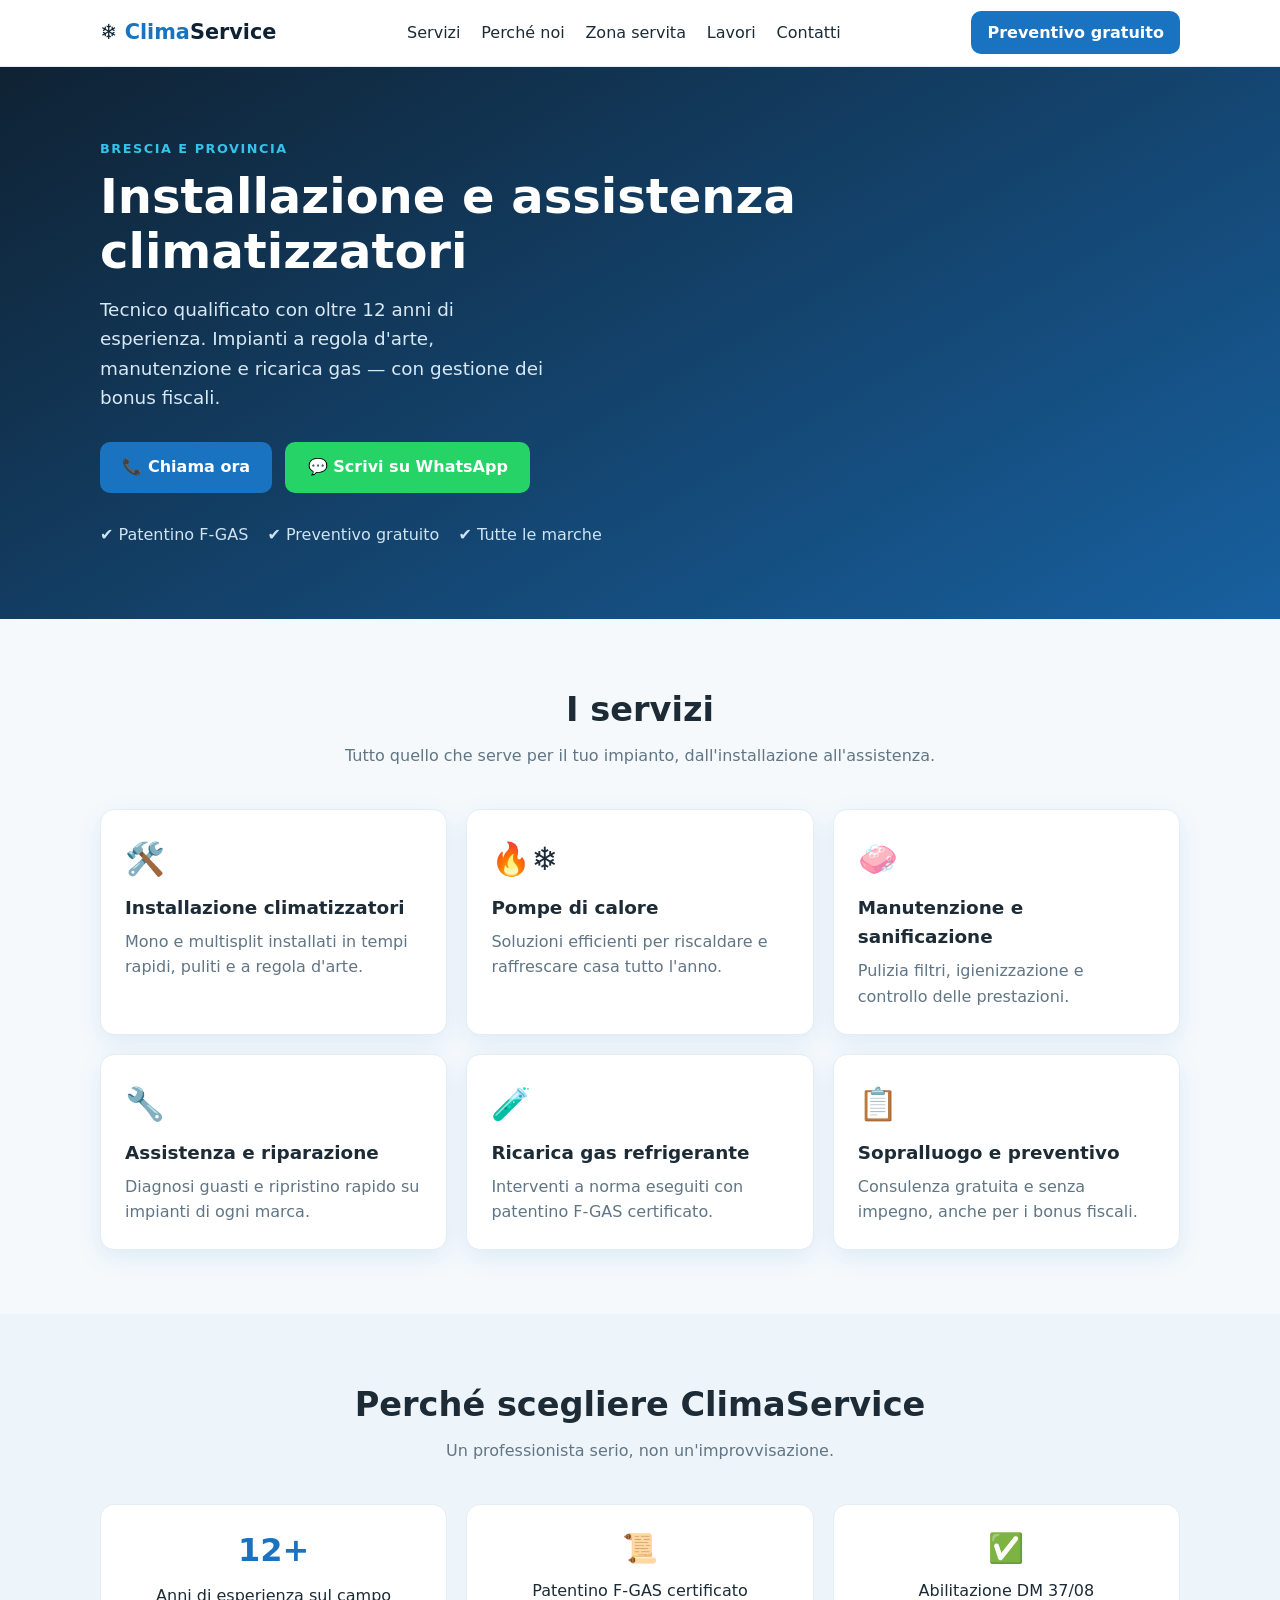
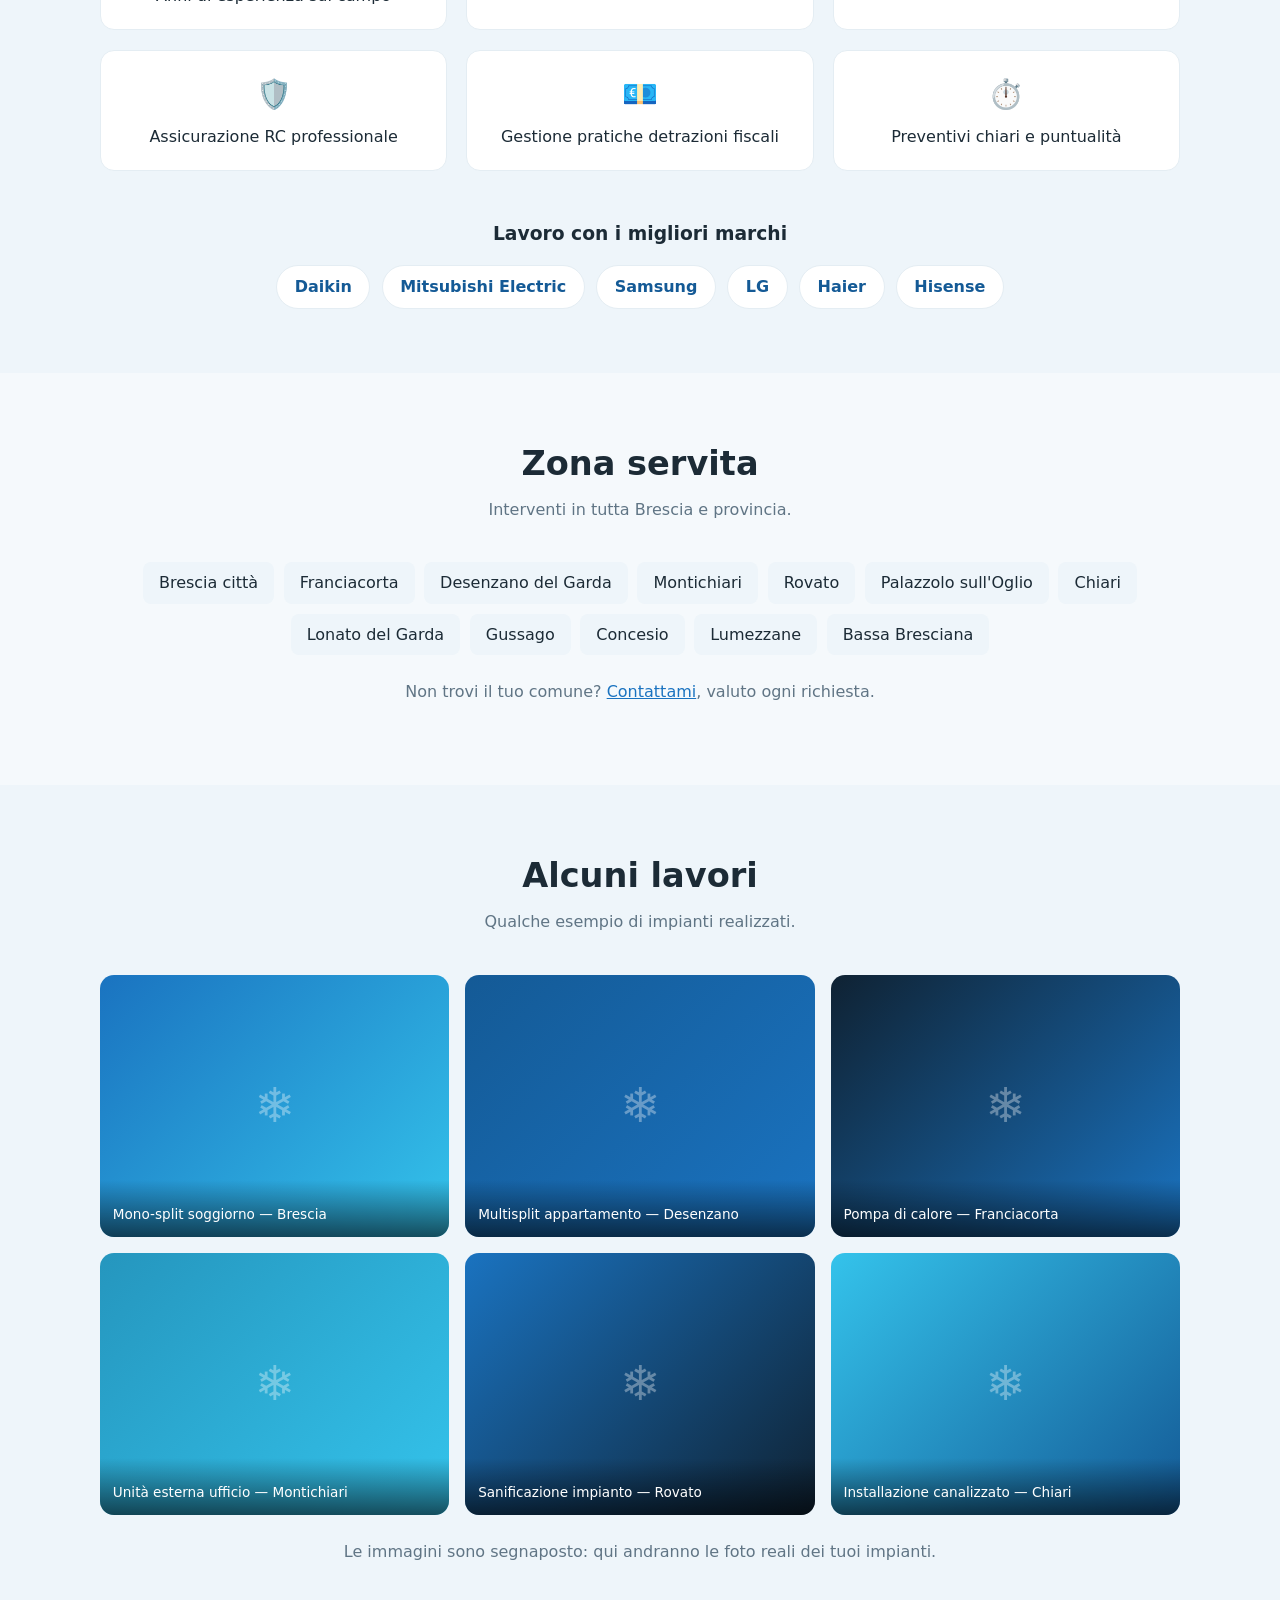
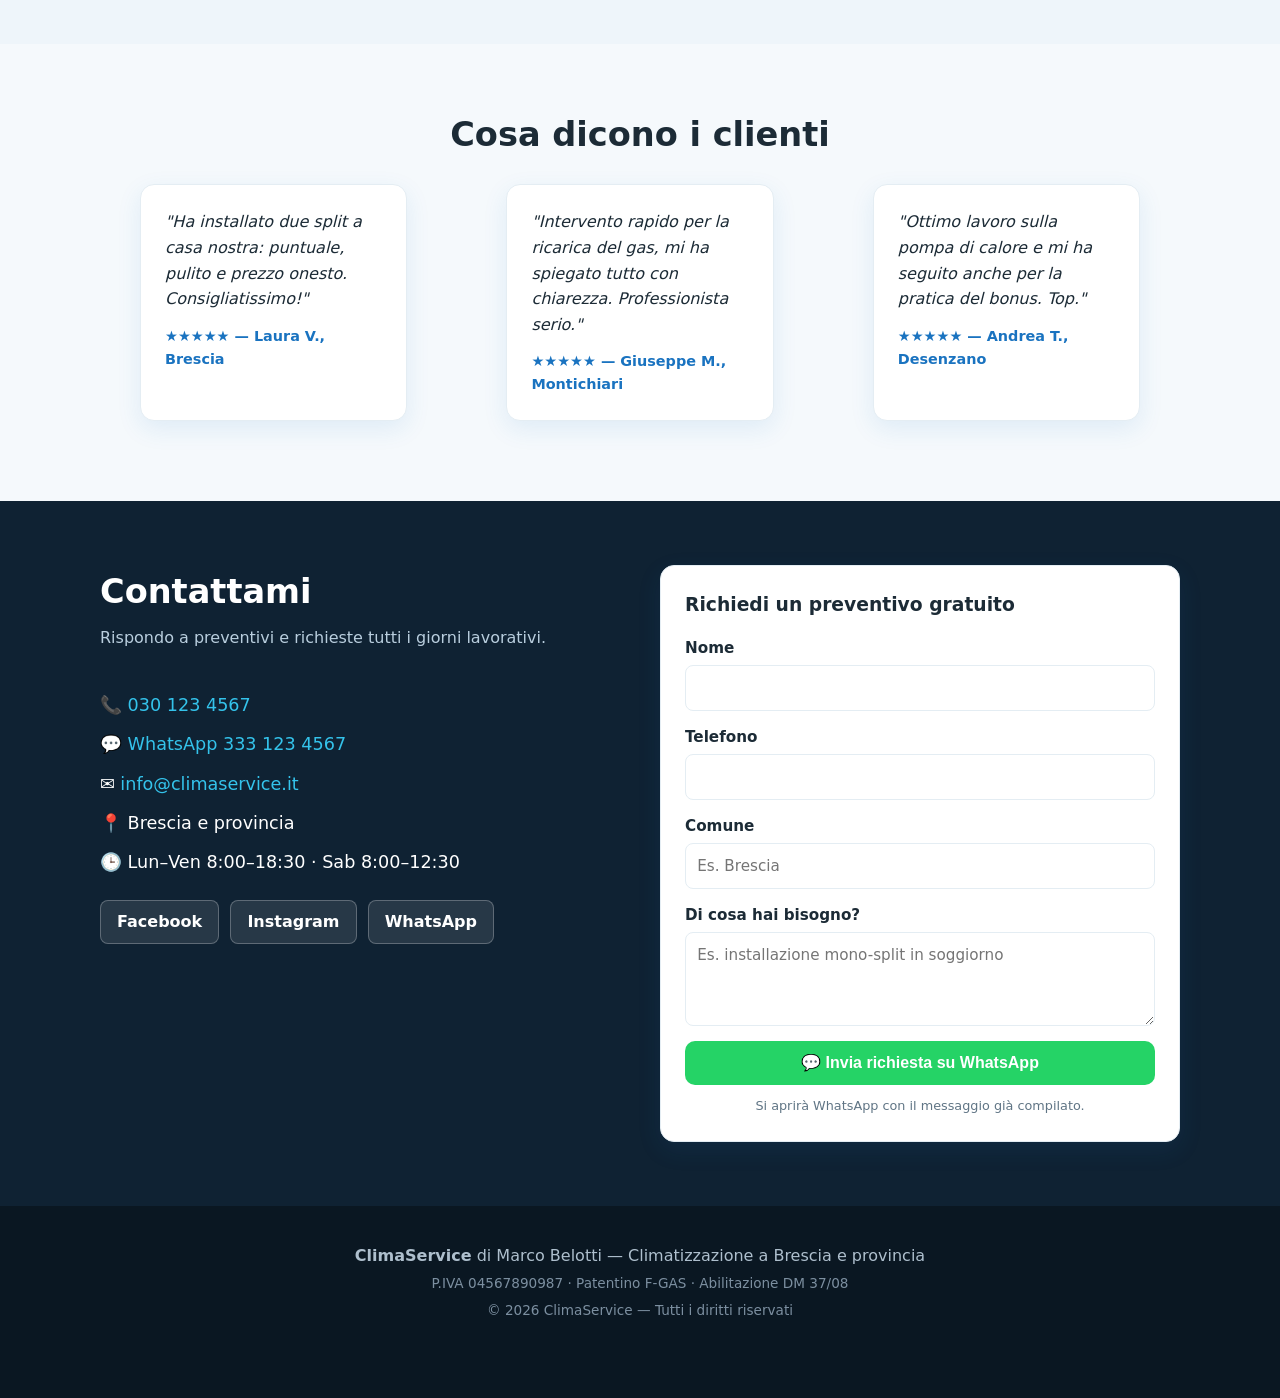
<file: index.html>
<!DOCTYPE html>
<html lang="it">
<head>
  <meta charset="UTF-8" />
  <meta name="viewport" content="width=device-width, initial-scale=1.0" />
  <title>ClimaService — Installazione e assistenza climatizzatori a Brescia</title>
  <meta name="description" content="Marco Belotti, tecnico installatore di climatizzatori e pompe di calore a Brescia e provincia. Installazione, manutenzione, ricarica gas F-GAS e gestione bonus fiscali. Preventivo gratuito." />
  <link rel="stylesheet" href="style.css" />
</head>
<body>

  <!-- ===== Header ===== -->
  <header class="site-header" id="top">
    <div class="container header-inner">
      <a href="#top" class="logo">❄ <span>Clima</span>Service</a>
      <nav class="nav" id="nav">
        <a href="#servizi">Servizi</a>
        <a href="#perche">Perché noi</a>
        <a href="#zona">Zona servita</a>
        <a href="#lavori">Lavori</a>
        <a href="#contatti">Contatti</a>
      </nav>
      <a href="#contatti" class="btn btn-primary header-cta">Preventivo gratuito</a>
      <button class="nav-toggle" id="nav-toggle" aria-label="Apri menu" aria-expanded="false">☰</button>
    </div>
  </header>

  <!-- ===== Hero ===== -->
  <section class="hero">
    <div class="container hero-inner">
      <p class="eyebrow">Brescia e provincia</p>
      <h1>Installazione e assistenza climatizzatori</h1>
      <p class="lead">
        Tecnico qualificato con oltre 12 anni di esperienza. Impianti a regola
        d'arte, manutenzione e ricarica gas — con gestione dei bonus fiscali.
      </p>
      <div class="hero-actions">
        <a href="tel:+390301234567" class="btn btn-primary">📞 Chiama ora</a>
        <a href="https://wa.me/393331234567" class="btn btn-whatsapp">💬 Scrivi su WhatsApp</a>
      </div>
      <ul class="hero-badges">
        <li>✔ Patentino F-GAS</li>
        <li>✔ Preventivo gratuito</li>
        <li>✔ Tutte le marche</li>
      </ul>
    </div>
  </section>

  <!-- ===== Servizi ===== -->
  <section id="servizi" class="section">
    <div class="container">
      <h2 class="section-title">I servizi</h2>
      <p class="section-sub">Tutto quello che serve per il tuo impianto, dall'installazione all'assistenza.</p>
      <div class="grid grid-3">
        <article class="card service">
          <div class="service-icon">🛠️</div>
          <h3>Installazione climatizzatori</h3>
          <p>Mono e multisplit installati in tempi rapidi, puliti e a regola d'arte.</p>
        </article>
        <article class="card service">
          <div class="service-icon">🔥❄️</div>
          <h3>Pompe di calore</h3>
          <p>Soluzioni efficienti per riscaldare e raffrescare casa tutto l'anno.</p>
        </article>
        <article class="card service">
          <div class="service-icon">🧼</div>
          <h3>Manutenzione e sanificazione</h3>
          <p>Pulizia filtri, igienizzazione e controllo delle prestazioni.</p>
        </article>
        <article class="card service">
          <div class="service-icon">🔧</div>
          <h3>Assistenza e riparazione</h3>
          <p>Diagnosi guasti e ripristino rapido su impianti di ogni marca.</p>
        </article>
        <article class="card service">
          <div class="service-icon">🧪</div>
          <h3>Ricarica gas refrigerante</h3>
          <p>Interventi a norma eseguiti con patentino F-GAS certificato.</p>
        </article>
        <article class="card service">
          <div class="service-icon">📋</div>
          <h3>Sopralluogo e preventivo</h3>
          <p>Consulenza gratuita e senza impegno, anche per i bonus fiscali.</p>
        </article>
      </div>
    </div>
  </section>

  <!-- ===== Perché noi ===== -->
  <section id="perche" class="section section-alt">
    <div class="container">
      <h2 class="section-title">Perché scegliere ClimaService</h2>
      <p class="section-sub">Un professionista serio, non un'improvvisazione.</p>
      <div class="grid grid-3">
        <div class="feature"><span class="feature-num">12+</span><p>Anni di esperienza sul campo</p></div>
        <div class="feature"><span class="feature-ico">📜</span><p>Patentino F-GAS certificato</p></div>
        <div class="feature"><span class="feature-ico">✅</span><p>Abilitazione DM 37/08</p></div>
        <div class="feature"><span class="feature-ico">🛡️</span><p>Assicurazione RC professionale</p></div>
        <div class="feature"><span class="feature-ico">💶</span><p>Gestione pratiche detrazioni fiscali</p></div>
        <div class="feature"><span class="feature-ico">⏱️</span><p>Preventivi chiari e puntualità</p></div>
      </div>

      <h3 class="brands-title">Lavoro con i migliori marchi</h3>
      <ul class="brands">
        <li>Daikin</li>
        <li>Mitsubishi Electric</li>
        <li>Samsung</li>
        <li>LG</li>
        <li>Haier</li>
        <li>Hisense</li>
      </ul>
    </div>
  </section>

  <!-- ===== Zona servita ===== -->
  <section id="zona" class="section">
    <div class="container">
      <h2 class="section-title">Zona servita</h2>
      <p class="section-sub">Interventi in tutta Brescia e provincia.</p>
      <ul class="zone-list">
        <li>Brescia città</li>
        <li>Franciacorta</li>
        <li>Desenzano del Garda</li>
        <li>Montichiari</li>
        <li>Rovato</li>
        <li>Palazzolo sull'Oglio</li>
        <li>Chiari</li>
        <li>Lonato del Garda</li>
        <li>Gussago</li>
        <li>Concesio</li>
        <li>Lumezzane</li>
        <li>Bassa Bresciana</li>
      </ul>
      <p class="zone-note">Non trovi il tuo comune? <a href="#contatti">Contattami</a>, valuto ogni richiesta.</p>
    </div>
  </section>

  <!-- ===== Lavori / Gallery ===== -->
  <section id="lavori" class="section section-alt">
    <div class="container">
      <h2 class="section-title">Alcuni lavori</h2>
      <p class="section-sub">Qualche esempio di impianti realizzati.</p>
      <div class="gallery">
        <figure class="shot shot-1"><figcaption>Mono-split soggiorno — Brescia</figcaption></figure>
        <figure class="shot shot-2"><figcaption>Multisplit appartamento — Desenzano</figcaption></figure>
        <figure class="shot shot-3"><figcaption>Pompa di calore — Franciacorta</figcaption></figure>
        <figure class="shot shot-4"><figcaption>Unità esterna ufficio — Montichiari</figcaption></figure>
        <figure class="shot shot-5"><figcaption>Sanificazione impianto — Rovato</figcaption></figure>
        <figure class="shot shot-6"><figcaption>Installazione canalizzato — Chiari</figcaption></figure>
      </div>
      <p class="zone-note">Le immagini sono segnaposto: qui andranno le foto reali dei tuoi impianti.</p>
    </div>
  </section>

  <!-- ===== Recensioni ===== -->
  <section class="section">
    <div class="container">
      <h2 class="section-title">Cosa dicono i clienti</h2>
      <div class="grid grid-3">
        <blockquote class="card review">
          <p>"Ha installato due split a casa nostra: puntuale, pulito e prezzo onesto. Consigliatissimo!"</p>
          <footer>★★★★★ — Laura V., Brescia</footer>
        </blockquote>
        <blockquote class="card review">
          <p>"Intervento rapido per la ricarica del gas, mi ha spiegato tutto con chiarezza. Professionista serio."</p>
          <footer>★★★★★ — Giuseppe M., Montichiari</footer>
        </blockquote>
        <blockquote class="card review">
          <p>"Ottimo lavoro sulla pompa di calore e mi ha seguito anche per la pratica del bonus. Top."</p>
          <footer>★★★★★ — Andrea T., Desenzano</footer>
        </blockquote>
      </div>
    </div>
  </section>

  <!-- ===== Contatti ===== -->
  <section id="contatti" class="section section-dark">
    <div class="container contact-grid">
      <div class="contact-info">
        <h2 class="section-title">Contattami</h2>
        <p class="section-sub light">Rispondo a preventivi e richieste tutti i giorni lavorativi.</p>
        <ul class="contact-list">
          <li>📞 <a href="tel:+390301234567">030 123 4567</a></li>
          <li>💬 <a href="https://wa.me/393331234567">WhatsApp 333 123 4567</a></li>
          <li>✉️ <a href="mailto:info@climaservice.it">info@climaservice.it</a></li>
          <li>📍 Brescia e provincia</li>
          <li>🕒 Lun–Ven 8:00–18:30 · Sab 8:00–12:30</li>
        </ul>
        <div class="socials">
          <a href="#" aria-label="Facebook" class="social">Facebook</a>
          <a href="#" aria-label="Instagram" class="social">Instagram</a>
          <a href="https://wa.me/393331234567" aria-label="WhatsApp" class="social">WhatsApp</a>
        </div>
      </div>

      <form class="contact-form card" id="contact-form">
        <h3>Richiedi un preventivo gratuito</h3>
        <label>Nome <input type="text" id="f-nome" required /></label>
        <label>Telefono <input type="tel" id="f-tel" required /></label>
        <label>Comune <input type="text" id="f-comune" placeholder="Es. Brescia" /></label>
        <label>Di cosa hai bisogno?
          <textarea id="f-msg" rows="3" placeholder="Es. installazione mono-split in soggiorno"></textarea>
        </label>
        <button type="submit" class="btn btn-whatsapp full">💬 Invia richiesta su WhatsApp</button>
        <p class="form-note">Si aprirà WhatsApp con il messaggio già compilato.</p>
      </form>
    </div>
  </section>

  <!-- ===== Footer ===== -->
  <footer class="site-footer">
    <div class="container">
      <p><strong>ClimaService</strong> di Marco Belotti — Climatizzazione a Brescia e provincia</p>
      <p class="footer-small">P.IVA 04567890987 · Patentino F-GAS · Abilitazione DM 37/08</p>
      <p class="footer-small">© 2026 ClimaService — Tutti i diritti riservati</p>
    </div>
  </footer>

  <!-- ===== Barra azioni mobile ===== -->
  <nav class="mobile-bar">
    <a href="tel:+390301234567">📞 Chiama</a>
    <a href="https://wa.me/393331234567">💬 WhatsApp</a>
  </nav>

  <script src="script.js"></script>
</body>
</html>
</file>
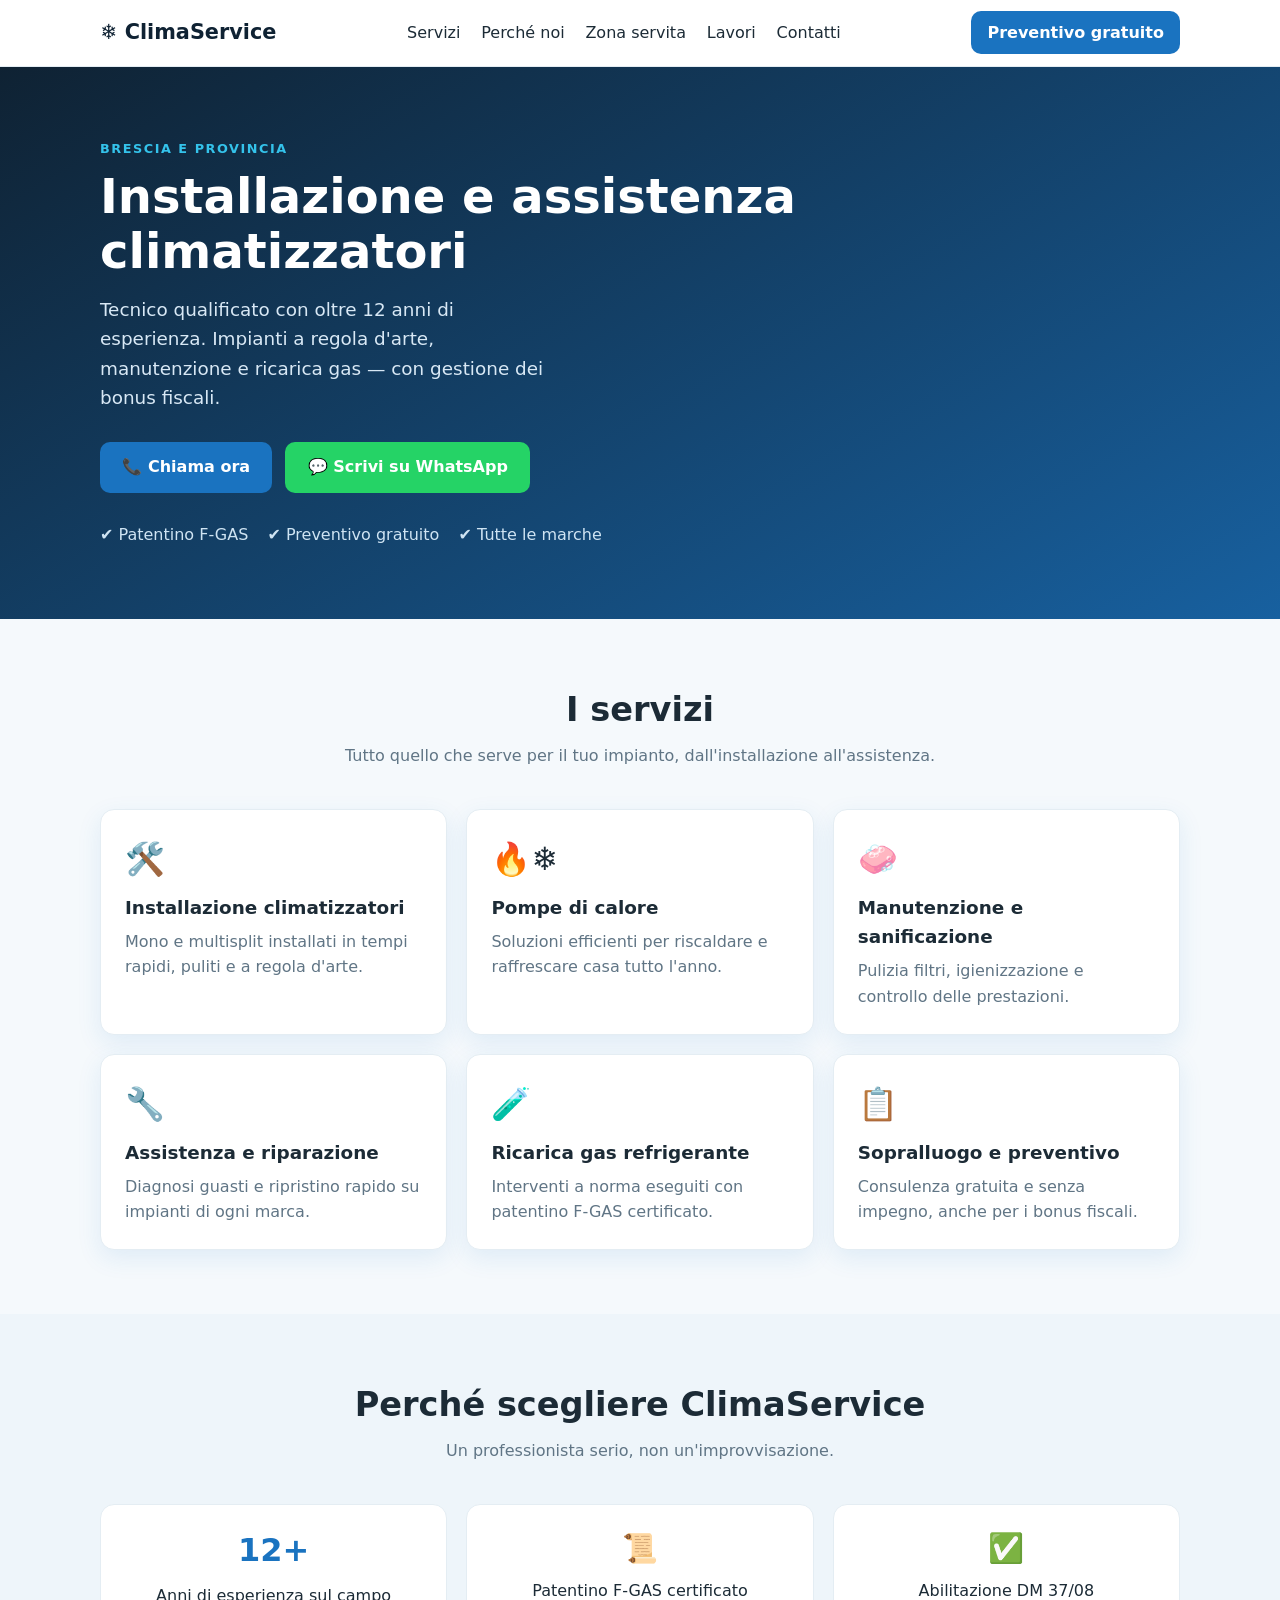
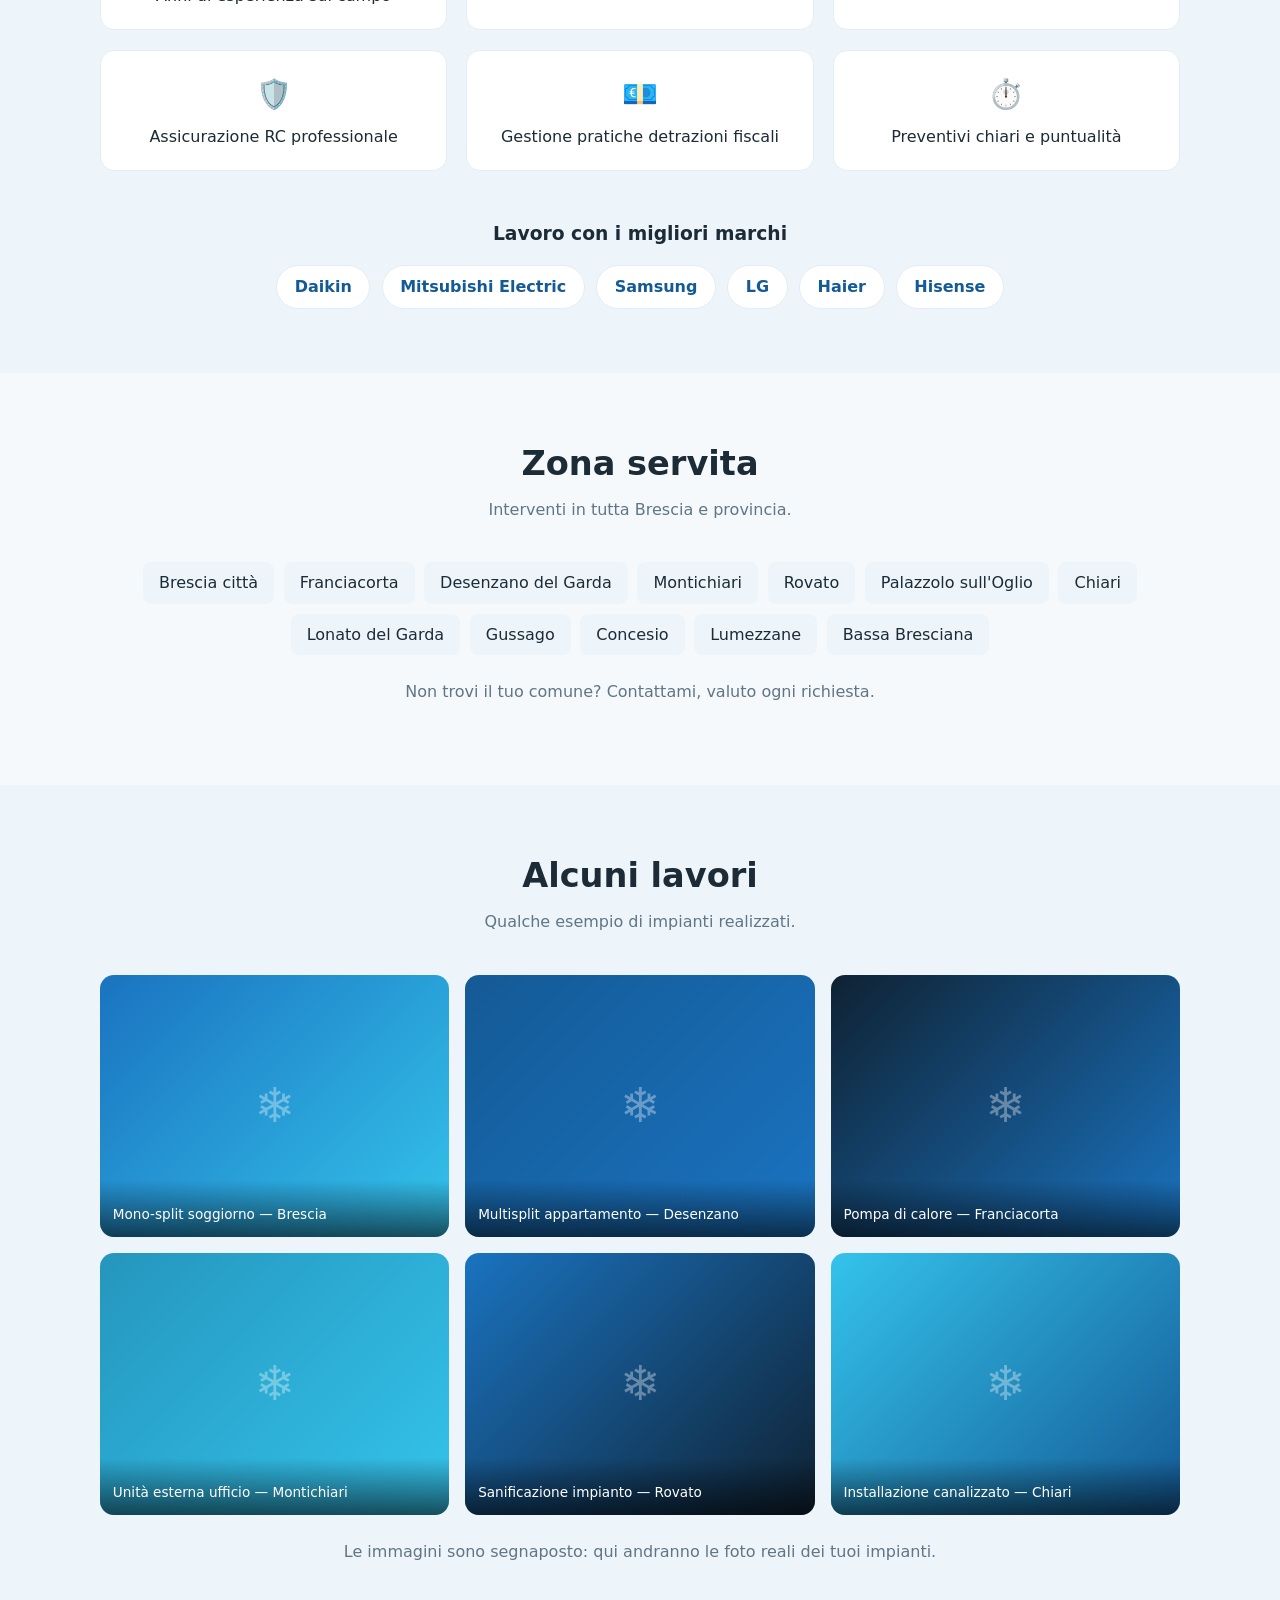
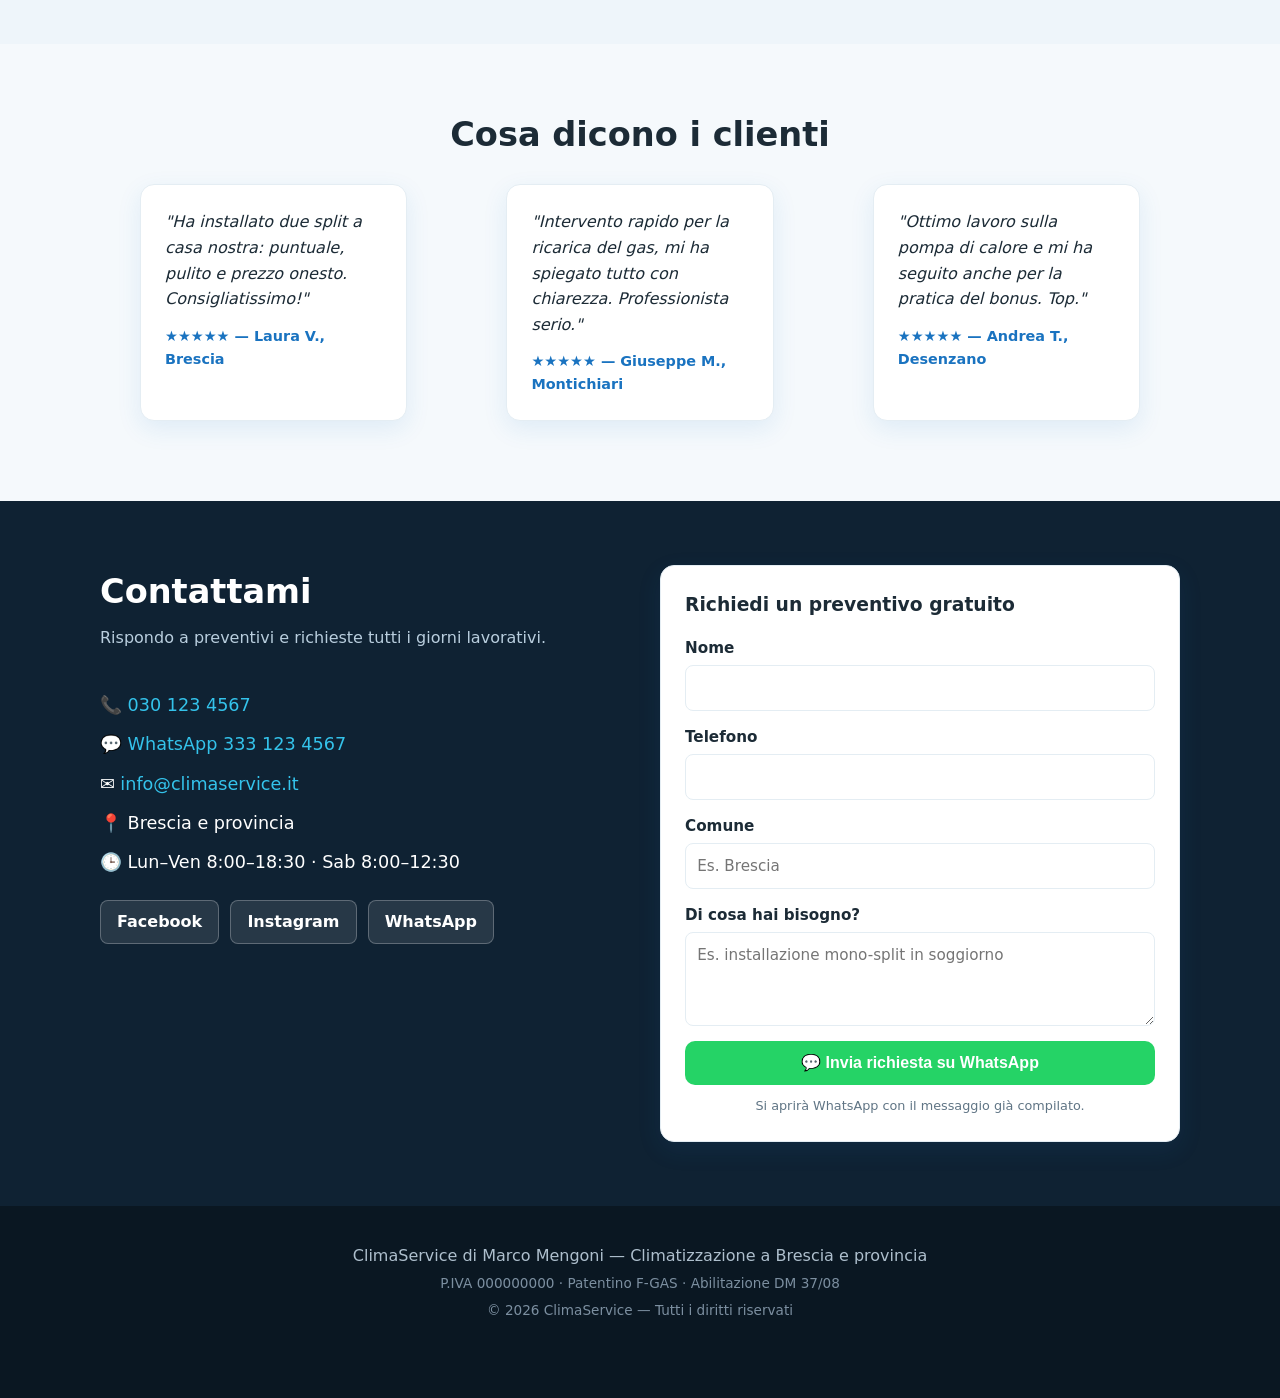
<file: docs/index.html>
<!DOCTYPE html>
<html lang="it">
<head>
  <meta charset="UTF-8" />
  <meta name="viewport" content="width=device-width, initial-scale=1.0" />
  <title>ClimaService — Installazione e assistenza climatizzatori a Brescia</title>
  <meta name="description" content="Tecnico installatore di climatizzatori e pompe di calore a Brescia e provincia. Installazione, manutenzione, ricarica gas F-GAS e gestione bonus fiscali. Preventivo gratuito." />
  <link rel="stylesheet" href="style.css" />
</head>
<body>

  <!--
    NOTA: i contenuti di questa pagina sono caricati da content.json.
    Per modificare testi, servizi, recapiti, ecc. basta editare content.json,
    NON questo file. Gli elementi qui sotto sono contenitori vuoti che
    vengono riempiti da script.js.
  -->

  <!-- ===== Header ===== -->
  <header class="site-header" id="top">
    <div class="container header-inner">
      <a href="#top" class="logo" id="logo">❄ ClimaService</a>
      <nav class="nav" id="nav">
        <a href="#servizi">Servizi</a>
        <a href="#perche">Perché noi</a>
        <a href="#zona">Zona servita</a>
        <a href="#lavori">Lavori</a>
        <a href="#contatti">Contatti</a>
      </nav>
      <a href="#contatti" class="btn btn-primary header-cta">Preventivo gratuito</a>
      <button class="nav-toggle" id="nav-toggle" aria-label="Apri menu" aria-expanded="false">☰</button>
    </div>
  </header>

  <!-- ===== Hero ===== -->
  <section class="hero">
    <div class="container hero-inner">
      <p class="eyebrow" id="hero-eyebrow"></p>
      <h1 id="hero-title"></h1>
      <p class="lead" id="hero-lead"></p>
      <div class="hero-actions">
        <a href="#" class="btn btn-primary" id="hero-call">📞 Chiama ora</a>
        <a href="#" class="btn btn-whatsapp" id="hero-wa">💬 Scrivi su WhatsApp</a>
      </div>
      <ul class="hero-badges" id="hero-badges"></ul>
    </div>
  </section>

  <!-- ===== Servizi ===== -->
  <section id="servizi" class="section">
    <div class="container">
      <h2 class="section-title" id="servizi-title"></h2>
      <p class="section-sub" id="servizi-sub"></p>
      <div class="grid grid-3" id="servizi-grid"></div>
    </div>
  </section>

  <!-- ===== Perché noi ===== -->
  <section id="perche" class="section section-alt">
    <div class="container">
      <h2 class="section-title" id="perche-title"></h2>
      <p class="section-sub" id="perche-sub"></p>
      <div class="grid grid-3" id="perche-grid"></div>
      <h3 class="brands-title" id="brands-title"></h3>
      <ul class="brands" id="brands"></ul>
    </div>
  </section>

  <!-- ===== Zona servita ===== -->
  <section id="zona" class="section">
    <div class="container">
      <h2 class="section-title" id="zona-title"></h2>
      <p class="section-sub" id="zona-sub"></p>
      <ul class="zone-list" id="zona-list"></ul>
      <p class="zone-note" id="zona-nota"></p>
    </div>
  </section>

  <!-- ===== Lavori / Gallery ===== -->
  <section id="lavori" class="section section-alt">
    <div class="container">
      <h2 class="section-title" id="lavori-title"></h2>
      <p class="section-sub" id="lavori-sub"></p>
      <div class="gallery" id="gallery"></div>
      <p class="zone-note" id="lavori-nota"></p>
    </div>
  </section>

  <!-- ===== Recensioni ===== -->
  <section class="section">
    <div class="container">
      <h2 class="section-title" id="recensioni-title"></h2>
      <div class="grid grid-3" id="recensioni-grid"></div>
    </div>
  </section>

  <!-- ===== Contatti ===== -->
  <section id="contatti" class="section section-dark">
    <div class="container contact-grid">
      <div class="contact-info">
        <h2 class="section-title" id="contatti-title"></h2>
        <p class="section-sub light" id="contatti-sub"></p>
        <ul class="contact-list" id="contact-list"></ul>
        <div class="socials" id="socials"></div>
      </div>

      <form class="contact-form card" id="contact-form">
        <h3 id="form-titolo"></h3>
        <label>Nome <input type="text" id="f-nome" required /></label>
        <label>Telefono <input type="tel" id="f-tel" required /></label>
        <label>Comune <input type="text" id="f-comune" placeholder="Es. Brescia" /></label>
        <label>Di cosa hai bisogno?
          <textarea id="f-msg" rows="3" placeholder="Es. installazione mono-split in soggiorno"></textarea>
        </label>
        <button type="submit" class="btn btn-whatsapp full">💬 Invia richiesta su WhatsApp</button>
        <p class="form-note">Si aprirà WhatsApp con il messaggio già compilato.</p>
      </form>
    </div>
  </section>

  <!-- ===== Footer ===== -->
  <footer class="site-footer">
    <div class="container">
      <p id="footer-azienda"></p>
      <p class="footer-small" id="footer-piva"></p>
      <p class="footer-small" id="footer-copy"></p>
    </div>
  </footer>

  <!-- ===== Barra azioni mobile ===== -->
  <nav class="mobile-bar">
    <a href="#" id="bar-call">📞 Chiama</a>
    <a href="#" id="bar-wa">💬 WhatsApp</a>
  </nav>

  <script src="script.js"></script>
</body>
</html>
</file>
<file: style.css>
/* ===== Variabili / palette ===== */
:root {
  --primary: #1a73c0;
  --primary-dark: #145a96;
  --accent: #34c3eb;
  --whatsapp: #25d366;
  --dark: #0f2233;
  --text: #1c2b36;
  --muted: #607585;
  --bg: #f5f9fc;
  --card: #ffffff;
  --line: #e4edf3;
  --radius: 14px;
  --shadow: 0 8px 24px rgba(26, 115, 192, 0.10);
}

* { box-sizing: border-box; }

html { scroll-behavior: smooth; }

body {
  margin: 0;
  font-family: system-ui, -apple-system, "Segoe UI", Roboto, sans-serif;
  color: var(--text);
  background: var(--bg);
  line-height: 1.6;
}

.container {
  width: min(92vw, 1080px);
  margin: 0 auto;
}

a { color: var(--primary); }

/* ===== Bottoni ===== */
.btn {
  display: inline-block;
  padding: 0.8rem 1.4rem;
  border-radius: 10px;
  font-weight: 600;
  text-decoration: none;
  text-align: center;
  border: none;
  cursor: pointer;
  font-size: 1rem;
  transition: transform 0.12s ease, filter 0.12s ease;
}
.btn:hover { filter: brightness(1.05); transform: translateY(-1px); }
.btn-primary { background: var(--primary); color: #fff; }
.btn-whatsapp { background: var(--whatsapp); color: #fff; }
.btn.full { width: 100%; }

/* ===== Header ===== */
.site-header {
  position: sticky;
  top: 0;
  z-index: 50;
  background: rgba(255, 255, 255, 0.95);
  backdrop-filter: blur(8px);
  border-bottom: 1px solid var(--line);
}
.header-inner {
  display: flex;
  align-items: center;
  justify-content: space-between;
  gap: 1rem;
  padding: 0.7rem 0;
}
.logo {
  font-size: 1.3rem;
  font-weight: 800;
  text-decoration: none;
  color: var(--dark);
  white-space: nowrap;
}
.logo span { color: var(--primary); }
.nav { display: flex; gap: 1.3rem; }
.nav a {
  text-decoration: none;
  color: var(--text);
  font-weight: 500;
}
.nav a:hover { color: var(--primary); }
.header-cta { padding: 0.55rem 1rem; }
.nav-toggle {
  display: none;
  background: none;
  border: none;
  font-size: 1.6rem;
  cursor: pointer;
  color: var(--dark);
}

/* ===== Hero ===== */
.hero {
  background: linear-gradient(150deg, var(--dark), var(--primary) 130%);
  color: #fff;
  padding: 4.5rem 0;
}
.eyebrow {
  text-transform: uppercase;
  letter-spacing: 0.12em;
  font-size: 0.8rem;
  color: var(--accent);
  margin: 0 0 0.6rem;
  font-weight: 700;
}
.hero h1 {
  font-size: clamp(1.8rem, 5vw, 3rem);
  margin: 0 0 1rem;
  line-height: 1.15;
}
.lead {
  font-size: 1.15rem;
  max-width: 38ch;
  color: #d8e8f5;
  margin: 0 0 1.8rem;
}
.hero-actions { display: flex; flex-wrap: wrap; gap: 0.8rem; }
.hero-badges {
  list-style: none;
  display: flex;
  flex-wrap: wrap;
  gap: 1.2rem;
  padding: 0;
  margin: 1.8rem 0 0;
  color: #cfe4f3;
  font-weight: 500;
}

/* ===== Sezioni ===== */
.section { padding: 4rem 0; }
.section-alt { background: #eef5fa; }
.section-dark { background: var(--dark); color: #fff; }
.section-title {
  font-size: clamp(1.5rem, 4vw, 2.1rem);
  margin: 0 0 0.4rem;
  text-align: center;
}
.section-sub {
  text-align: center;
  color: var(--muted);
  margin: 0 0 2.5rem;
}
.section-sub.light { color: #b9cede; }

/* ===== Griglie ===== */
.grid { display: grid; gap: 1.2rem; }
.grid-3 { grid-template-columns: repeat(3, 1fr); }

.card {
  background: var(--card);
  border: 1px solid var(--line);
  border-radius: var(--radius);
  padding: 1.5rem;
  box-shadow: var(--shadow);
}

/* ===== Servizi ===== */
.service-icon { font-size: 2rem; margin-bottom: 0.5rem; }
.service h3 { margin: 0 0 0.4rem; font-size: 1.15rem; }
.service p { margin: 0; color: var(--muted); }

/* ===== Feature ===== */
.feature {
  background: var(--card);
  border: 1px solid var(--line);
  border-radius: var(--radius);
  padding: 1.3rem;
  text-align: center;
}
.feature p { margin: 0.4rem 0 0; font-weight: 500; }
.feature-num {
  font-size: 2rem;
  font-weight: 800;
  color: var(--primary);
}
.feature-ico { font-size: 1.8rem; }

/* ===== Brands ===== */
.brands-title { text-align: center; margin: 3rem 0 1rem; }
.brands {
  list-style: none;
  display: flex;
  flex-wrap: wrap;
  justify-content: center;
  gap: 0.7rem;
  padding: 0;
  margin: 0;
}
.brands li {
  background: #fff;
  border: 1px solid var(--line);
  border-radius: 30px;
  padding: 0.5rem 1.1rem;
  font-weight: 600;
  color: var(--primary-dark);
}

/* ===== Zona ===== */
.zone-list {
  list-style: none;
  display: flex;
  flex-wrap: wrap;
  justify-content: center;
  gap: 0.6rem;
  padding: 0;
  margin: 0 0 1.5rem;
}
.zone-list li {
  background: #eef5fa;
  border-radius: 8px;
  padding: 0.5rem 1rem;
  font-weight: 500;
}
.zone-note { text-align: center; color: var(--muted); }

/* ===== Gallery ===== */
.gallery {
  display: grid;
  grid-template-columns: repeat(3, 1fr);
  gap: 1rem;
  margin-bottom: 1.5rem;
}
.shot {
  position: relative;
  margin: 0;
  aspect-ratio: 4 / 3;
  border-radius: var(--radius);
  overflow: hidden;
  display: flex;
  align-items: flex-end;
}
.shot::before {
  content: "❄";
  position: absolute;
  inset: 0;
  display: flex;
  align-items: center;
  justify-content: center;
  font-size: 3rem;
  color: rgba(255, 255, 255, 0.35);
}
.shot figcaption {
  position: relative;
  width: 100%;
  background: linear-gradient(transparent, rgba(0, 0, 0, 0.6));
  color: #fff;
  font-size: 0.85rem;
  padding: 1.5rem 0.8rem 0.7rem;
}
.shot-1 { background: linear-gradient(135deg, #1a73c0, #34c3eb); }
.shot-2 { background: linear-gradient(135deg, #145a96, #1a73c0); }
.shot-3 { background: linear-gradient(135deg, #0f2233, #1a73c0); }
.shot-4 { background: linear-gradient(135deg, #2596be, #34c3eb); }
.shot-5 { background: linear-gradient(135deg, #1a73c0, #0f2233); }
.shot-6 { background: linear-gradient(135deg, #34c3eb, #145a96); }

/* ===== Recensioni ===== */
.review { font-style: italic; }
.review p { margin: 0 0 0.8rem; }
.review footer {
  font-style: normal;
  font-weight: 600;
  color: var(--primary);
  font-size: 0.9rem;
}

/* ===== Contatti ===== */
.contact-grid {
  display: grid;
  grid-template-columns: 1fr 1fr;
  gap: 2.5rem;
  align-items: start;
}
.contact-info .section-title,
.contact-info .section-sub { text-align: left; }
.contact-list {
  list-style: none;
  padding: 0;
  margin: 0 0 1.5rem;
  font-size: 1.1rem;
}
.contact-list li { margin-bottom: 0.7rem; }
.contact-list a { color: var(--accent); text-decoration: none; }
.contact-list a:hover { text-decoration: underline; }
.socials { display: flex; gap: 0.7rem; flex-wrap: wrap; }
.social {
  background: rgba(255, 255, 255, 0.1);
  border: 1px solid rgba(255, 255, 255, 0.25);
  color: #fff;
  text-decoration: none;
  padding: 0.5rem 1rem;
  border-radius: 8px;
  font-weight: 600;
}
.social:hover { background: rgba(255, 255, 255, 0.2); }

.contact-form { color: var(--text); }
.contact-form h3 { margin: 0 0 1rem; }
.contact-form label {
  display: block;
  font-weight: 600;
  margin-bottom: 0.9rem;
  font-size: 0.95rem;
}
.contact-form input,
.contact-form textarea {
  display: block;
  width: 100%;
  margin-top: 0.3rem;
  padding: 0.6rem 0.7rem;
  border: 1px solid var(--line);
  border-radius: 8px;
  font: inherit;
  font-weight: 400;
}
.contact-form input:focus,
.contact-form textarea:focus {
  outline: none;
  border-color: var(--primary);
}
.form-note {
  font-size: 0.8rem;
  color: var(--muted);
  text-align: center;
  margin: 0.7rem 0 0;
}

/* ===== Footer ===== */
.site-footer {
  background: #0a1722;
  color: #aebfcd;
  text-align: center;
  padding: 2rem 0 4.5rem;
}
.site-footer p { margin: 0.3rem 0; }
.footer-small { font-size: 0.85rem; color: #7c8fa0; }

/* ===== Barra mobile ===== */
.mobile-bar { display: none; }

/* ===== Responsive ===== */
@media (max-width: 820px) {
  .grid-3,
  .gallery { grid-template-columns: repeat(2, 1fr); }
  .contact-grid { grid-template-columns: 1fr; }

  .nav {
    display: none;
    position: absolute;
    top: 100%;
    left: 0;
    right: 0;
    flex-direction: column;
    background: #fff;
    border-bottom: 1px solid var(--line);
    padding: 1rem 6vw;
    gap: 1rem;
  }
  .nav.open { display: flex; }
  .header-cta { display: none; }
  .nav-toggle { display: block; }

  .mobile-bar {
    display: flex;
    position: fixed;
    bottom: 0;
    left: 0;
    right: 0;
    z-index: 60;
  }
  .mobile-bar a {
    flex: 1;
    text-align: center;
    padding: 0.9rem;
    color: #fff;
    text-decoration: none;
    font-weight: 700;
  }
  .mobile-bar a:first-child { background: var(--primary); }
  .mobile-bar a:last-child { background: var(--whatsapp); }
}

@media (max-width: 520px) {
  .grid-3,
  .gallery { grid-template-columns: 1fr; }
  .hero { padding: 3rem 0; }
}
</file>
<file: docs/style.css>
/* ===== Variabili / palette ===== */
:root {
  --primary: #1a73c0;
  --primary-dark: #145a96;
  --accent: #34c3eb;
  --whatsapp: #25d366;
  --dark: #0f2233;
  --text: #1c2b36;
  --muted: #607585;
  --bg: #f5f9fc;
  --card: #ffffff;
  --line: #e4edf3;
  --radius: 14px;
  --shadow: 0 8px 24px rgba(26, 115, 192, 0.10);
}

* { box-sizing: border-box; }

html { scroll-behavior: smooth; }

body {
  margin: 0;
  font-family: system-ui, -apple-system, "Segoe UI", Roboto, sans-serif;
  color: var(--text);
  background: var(--bg);
  line-height: 1.6;
}

.container {
  width: min(92vw, 1080px);
  margin: 0 auto;
}

a { color: var(--primary); }

/* ===== Bottoni ===== */
.btn {
  display: inline-block;
  padding: 0.8rem 1.4rem;
  border-radius: 10px;
  font-weight: 600;
  text-decoration: none;
  text-align: center;
  border: none;
  cursor: pointer;
  font-size: 1rem;
  transition: transform 0.12s ease, filter 0.12s ease;
}
.btn:hover { filter: brightness(1.05); transform: translateY(-1px); }
.btn-primary { background: var(--primary); color: #fff; }
.btn-whatsapp { background: var(--whatsapp); color: #fff; }
.btn.full { width: 100%; }

/* ===== Header ===== */
.site-header {
  position: sticky;
  top: 0;
  z-index: 50;
  background: rgba(255, 255, 255, 0.95);
  backdrop-filter: blur(8px);
  border-bottom: 1px solid var(--line);
}
.header-inner {
  display: flex;
  align-items: center;
  justify-content: space-between;
  gap: 1rem;
  padding: 0.7rem 0;
}
.logo {
  font-size: 1.3rem;
  font-weight: 800;
  text-decoration: none;
  color: var(--dark);
  white-space: nowrap;
}
.logo span { color: var(--primary); }
.nav { display: flex; gap: 1.3rem; }
.nav a {
  text-decoration: none;
  color: var(--text);
  font-weight: 500;
}
.nav a:hover { color: var(--primary); }
.header-cta { padding: 0.55rem 1rem; }
.nav-toggle {
  display: none;
  background: none;
  border: none;
  font-size: 1.6rem;
  cursor: pointer;
  color: var(--dark);
}

/* ===== Hero ===== */
.hero {
  background: linear-gradient(150deg, var(--dark), var(--primary) 130%);
  color: #fff;
  padding: 4.5rem 0;
}
.eyebrow {
  text-transform: uppercase;
  letter-spacing: 0.12em;
  font-size: 0.8rem;
  color: var(--accent);
  margin: 0 0 0.6rem;
  font-weight: 700;
}
.hero h1 {
  font-size: clamp(1.8rem, 5vw, 3rem);
  margin: 0 0 1rem;
  line-height: 1.15;
}
.lead {
  font-size: 1.15rem;
  max-width: 38ch;
  color: #d8e8f5;
  margin: 0 0 1.8rem;
}
.hero-actions { display: flex; flex-wrap: wrap; gap: 0.8rem; }
.hero-badges {
  list-style: none;
  display: flex;
  flex-wrap: wrap;
  gap: 1.2rem;
  padding: 0;
  margin: 1.8rem 0 0;
  color: #cfe4f3;
  font-weight: 500;
}

/* ===== Sezioni ===== */
.section { padding: 4rem 0; }
.section-alt { background: #eef5fa; }
.section-dark { background: var(--dark); color: #fff; }
.section-title {
  font-size: clamp(1.5rem, 4vw, 2.1rem);
  margin: 0 0 0.4rem;
  text-align: center;
}
.section-sub {
  text-align: center;
  color: var(--muted);
  margin: 0 0 2.5rem;
}
.section-sub.light { color: #b9cede; }

/* ===== Griglie ===== */
.grid { display: grid; gap: 1.2rem; }
.grid-3 { grid-template-columns: repeat(3, 1fr); }

.card {
  background: var(--card);
  border: 1px solid var(--line);
  border-radius: var(--radius);
  padding: 1.5rem;
  box-shadow: var(--shadow);
}

/* ===== Servizi ===== */
.service-icon { font-size: 2rem; margin-bottom: 0.5rem; }
.service h3 { margin: 0 0 0.4rem; font-size: 1.15rem; }
.service p { margin: 0; color: var(--muted); }

/* ===== Feature ===== */
.feature {
  background: var(--card);
  border: 1px solid var(--line);
  border-radius: var(--radius);
  padding: 1.3rem;
  text-align: center;
}
.feature p { margin: 0.4rem 0 0; font-weight: 500; }
.feature-num {
  font-size: 2rem;
  font-weight: 800;
  color: var(--primary);
}
.feature-ico { font-size: 1.8rem; }

/* ===== Brands ===== */
.brands-title { text-align: center; margin: 3rem 0 1rem; }
.brands {
  list-style: none;
  display: flex;
  flex-wrap: wrap;
  justify-content: center;
  gap: 0.7rem;
  padding: 0;
  margin: 0;
}
.brands li {
  background: #fff;
  border: 1px solid var(--line);
  border-radius: 30px;
  padding: 0.5rem 1.1rem;
  font-weight: 600;
  color: var(--primary-dark);
}

/* ===== Zona ===== */
.zone-list {
  list-style: none;
  display: flex;
  flex-wrap: wrap;
  justify-content: center;
  gap: 0.6rem;
  padding: 0;
  margin: 0 0 1.5rem;
}
.zone-list li {
  background: #eef5fa;
  border-radius: 8px;
  padding: 0.5rem 1rem;
  font-weight: 500;
}
.zone-note { text-align: center; color: var(--muted); }

/* ===== Gallery ===== */
.gallery {
  display: grid;
  grid-template-columns: repeat(3, 1fr);
  gap: 1rem;
  margin-bottom: 1.5rem;
}
.shot {
  position: relative;
  margin: 0;
  aspect-ratio: 4 / 3;
  border-radius: var(--radius);
  overflow: hidden;
  display: flex;
  align-items: flex-end;
}
.shot::before {
  content: "❄";
  position: absolute;
  inset: 0;
  display: flex;
  align-items: center;
  justify-content: center;
  font-size: 3rem;
  color: rgba(255, 255, 255, 0.35);
}
.shot figcaption {
  position: relative;
  width: 100%;
  background: linear-gradient(transparent, rgba(0, 0, 0, 0.6));
  color: #fff;
  font-size: 0.85rem;
  padding: 1.5rem 0.8rem 0.7rem;
}
.shot-1 { background: linear-gradient(135deg, #1a73c0, #34c3eb); }
.shot-2 { background: linear-gradient(135deg, #145a96, #1a73c0); }
.shot-3 { background: linear-gradient(135deg, #0f2233, #1a73c0); }
.shot-4 { background: linear-gradient(135deg, #2596be, #34c3eb); }
.shot-5 { background: linear-gradient(135deg, #1a73c0, #0f2233); }
.shot-6 { background: linear-gradient(135deg, #34c3eb, #145a96); }

/* ===== Recensioni ===== */
.review { font-style: italic; }
.review p { margin: 0 0 0.8rem; }
.review footer {
  font-style: normal;
  font-weight: 600;
  color: var(--primary);
  font-size: 0.9rem;
}

/* ===== Contatti ===== */
.contact-grid {
  display: grid;
  grid-template-columns: 1fr 1fr;
  gap: 2.5rem;
  align-items: start;
}
.contact-info .section-title,
.contact-info .section-sub { text-align: left; }
.contact-list {
  list-style: none;
  padding: 0;
  margin: 0 0 1.5rem;
  font-size: 1.1rem;
}
.contact-list li { margin-bottom: 0.7rem; }
.contact-list a { color: var(--accent); text-decoration: none; }
.contact-list a:hover { text-decoration: underline; }
.socials { display: flex; gap: 0.7rem; flex-wrap: wrap; }
.social {
  background: rgba(255, 255, 255, 0.1);
  border: 1px solid rgba(255, 255, 255, 0.25);
  color: #fff;
  text-decoration: none;
  padding: 0.5rem 1rem;
  border-radius: 8px;
  font-weight: 600;
}
.social:hover { background: rgba(255, 255, 255, 0.2); }

.contact-form { color: var(--text); }
.contact-form h3 { margin: 0 0 1rem; }
.contact-form label {
  display: block;
  font-weight: 600;
  margin-bottom: 0.9rem;
  font-size: 0.95rem;
}
.contact-form input,
.contact-form textarea {
  display: block;
  width: 100%;
  margin-top: 0.3rem;
  padding: 0.6rem 0.7rem;
  border: 1px solid var(--line);
  border-radius: 8px;
  font: inherit;
  font-weight: 400;
}
.contact-form input:focus,
.contact-form textarea:focus {
  outline: none;
  border-color: var(--primary);
}
.form-note {
  font-size: 0.8rem;
  color: var(--muted);
  text-align: center;
  margin: 0.7rem 0 0;
}

/* ===== Footer ===== */
.site-footer {
  background: #0a1722;
  color: #aebfcd;
  text-align: center;
  padding: 2rem 0 4.5rem;
}
.site-footer p { margin: 0.3rem 0; }
.footer-small { font-size: 0.85rem; color: #7c8fa0; }

/* ===== Barra mobile ===== */
.mobile-bar { display: none; }

/* ===== Responsive ===== */
@media (max-width: 820px) {
  .grid-3,
  .gallery { grid-template-columns: repeat(2, 1fr); }
  .contact-grid { grid-template-columns: 1fr; }

  .nav {
    display: none;
    position: absolute;
    top: 100%;
    left: 0;
    right: 0;
    flex-direction: column;
    background: #fff;
    border-bottom: 1px solid var(--line);
    padding: 1rem 6vw;
    gap: 1rem;
  }
  .nav.open { display: flex; }
  .header-cta { display: none; }
  .nav-toggle { display: block; }

  .mobile-bar {
    display: flex;
    position: fixed;
    bottom: 0;
    left: 0;
    right: 0;
    z-index: 60;
  }
  .mobile-bar a {
    flex: 1;
    text-align: center;
    padding: 0.9rem;
    color: #fff;
    text-decoration: none;
    font-weight: 700;
  }
  .mobile-bar a:first-child { background: var(--primary); }
  .mobile-bar a:last-child { background: var(--whatsapp); }
}

@media (max-width: 520px) {
  .grid-3,
  .gallery { grid-template-columns: 1fr; }
  .hero { padding: 3rem 0; }
}
</file>
